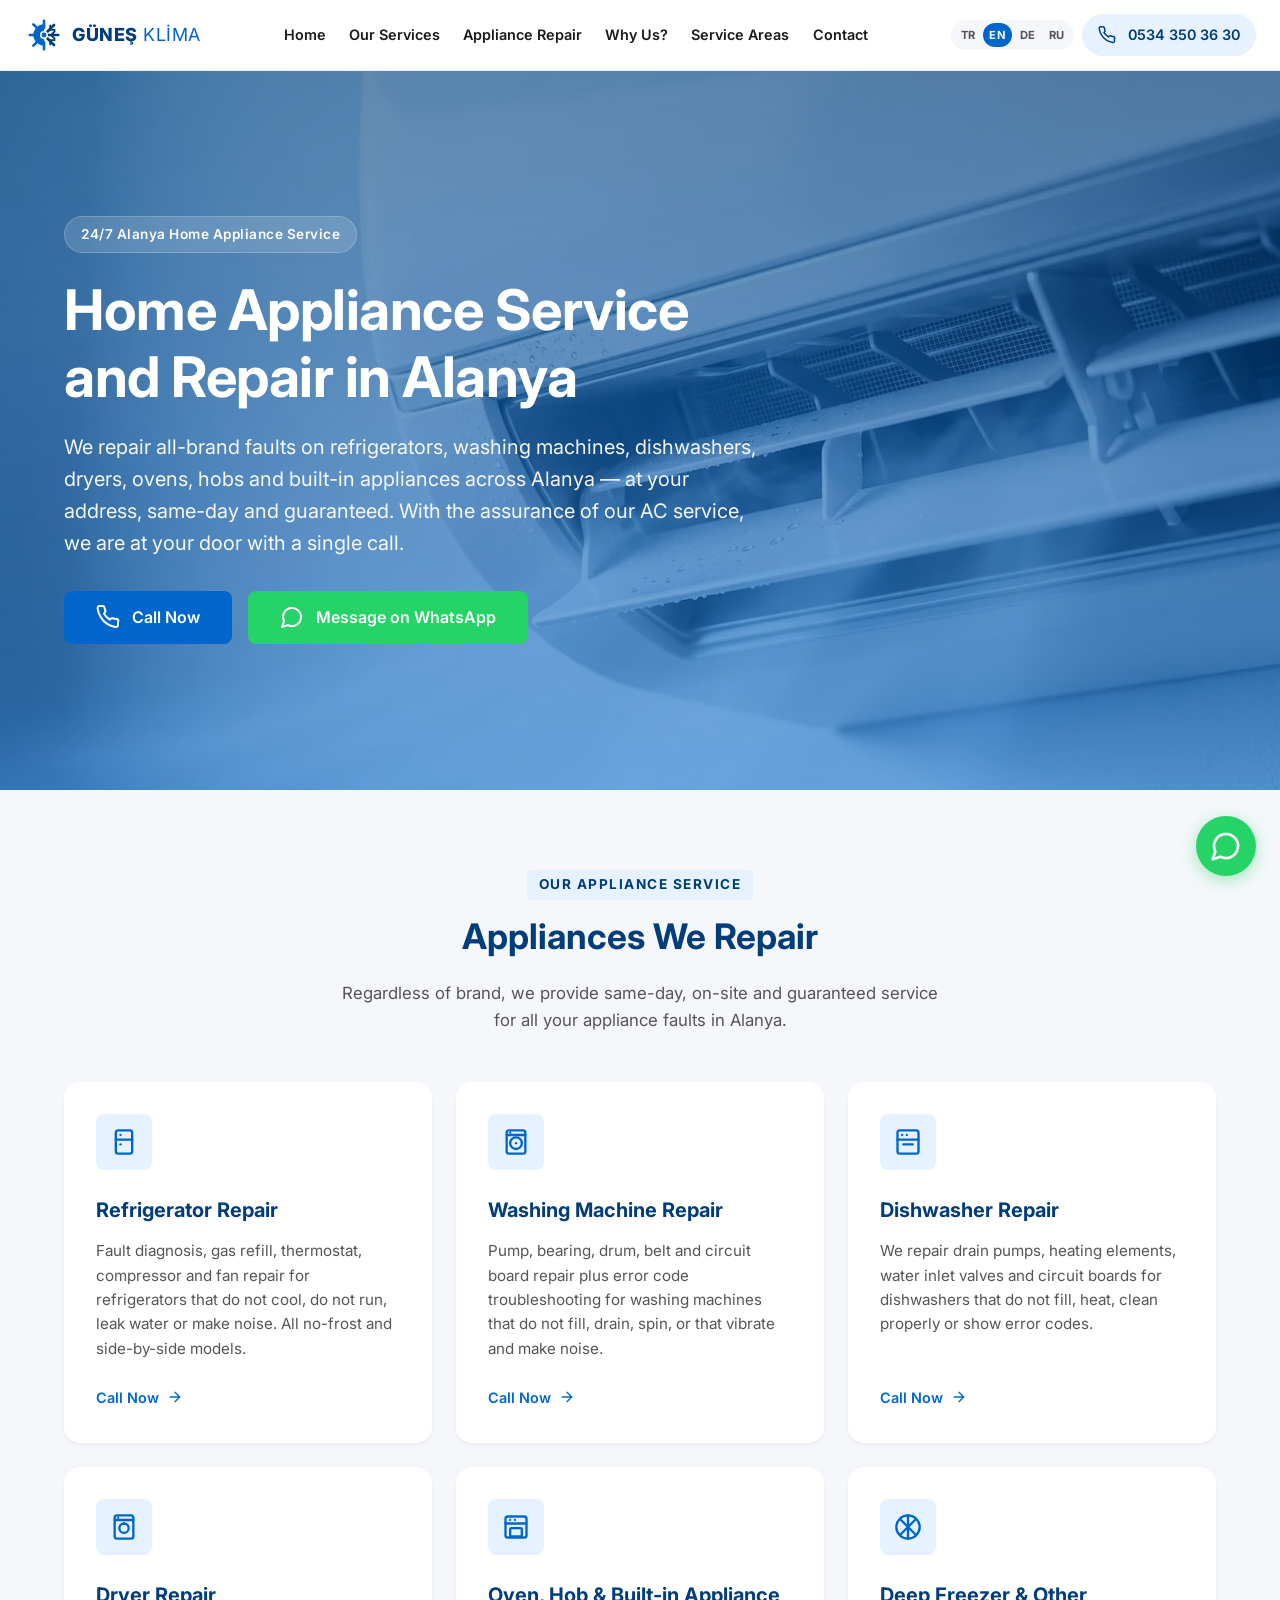
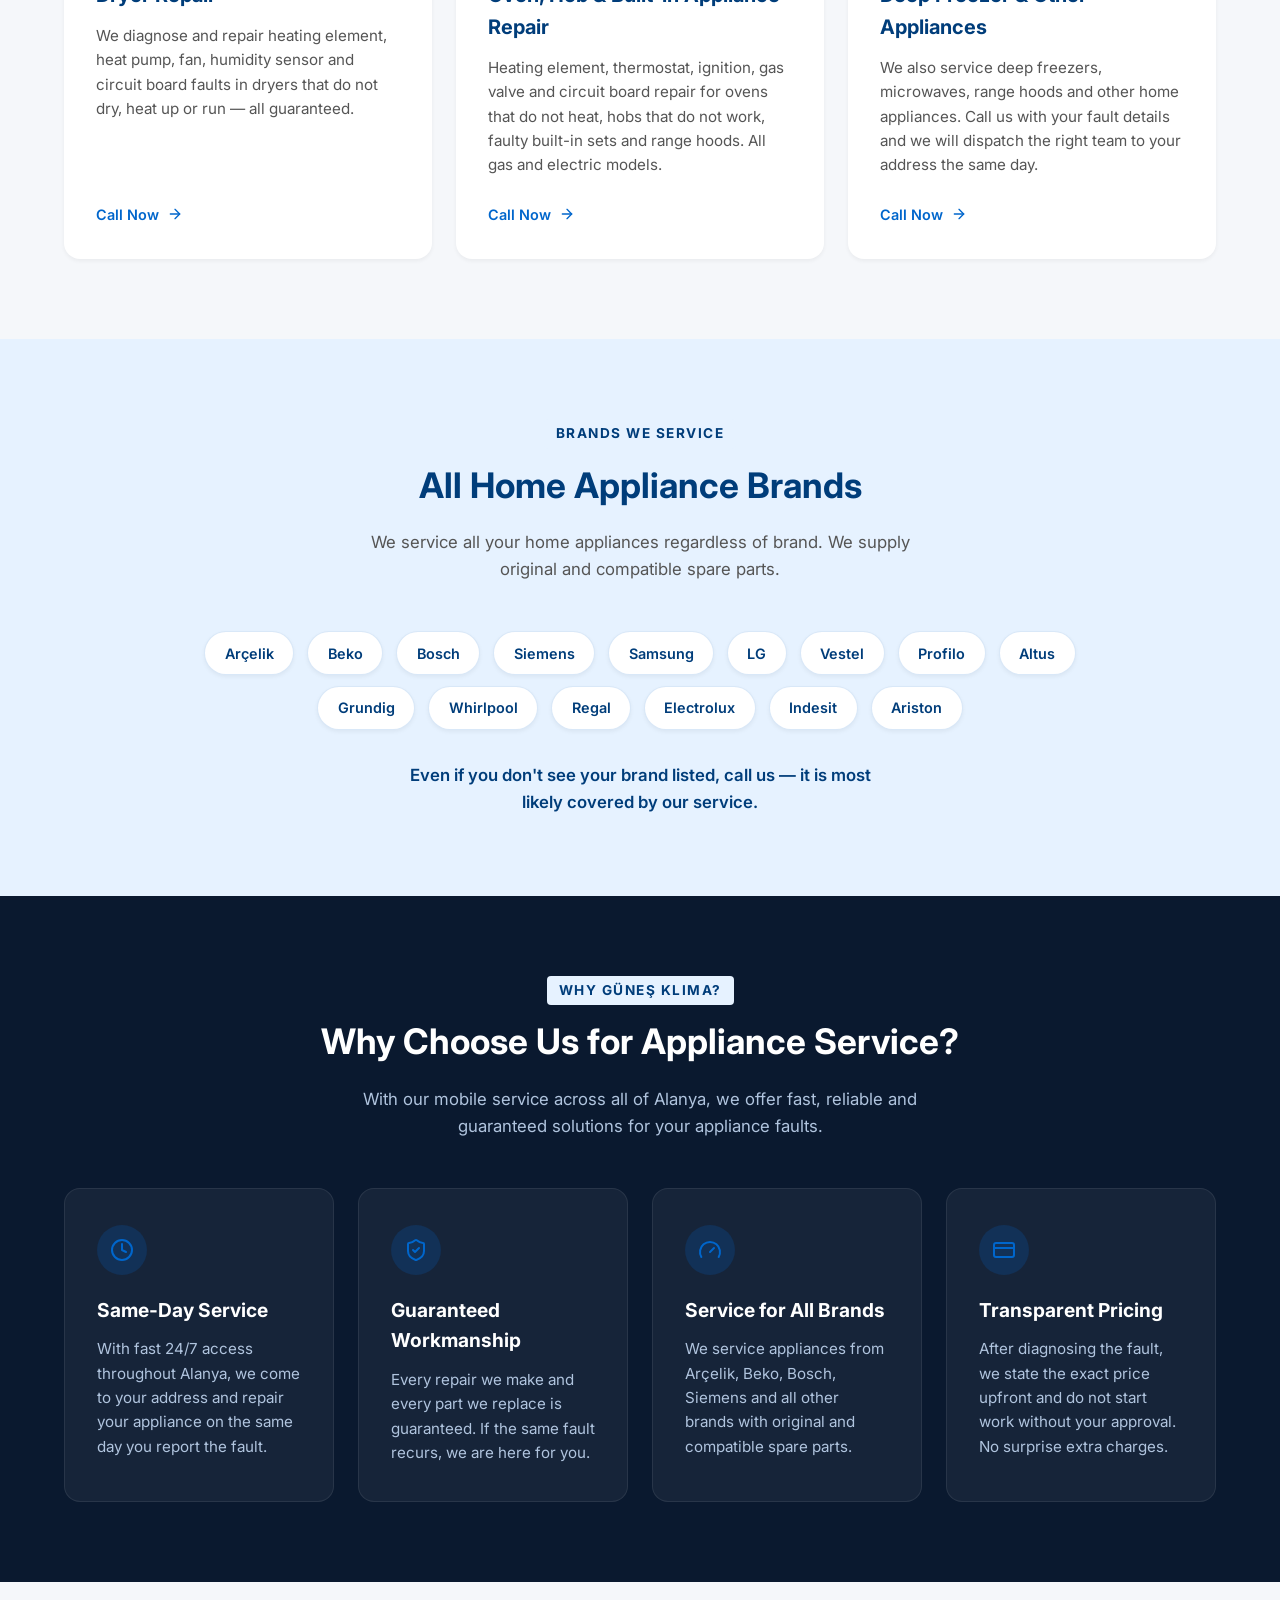
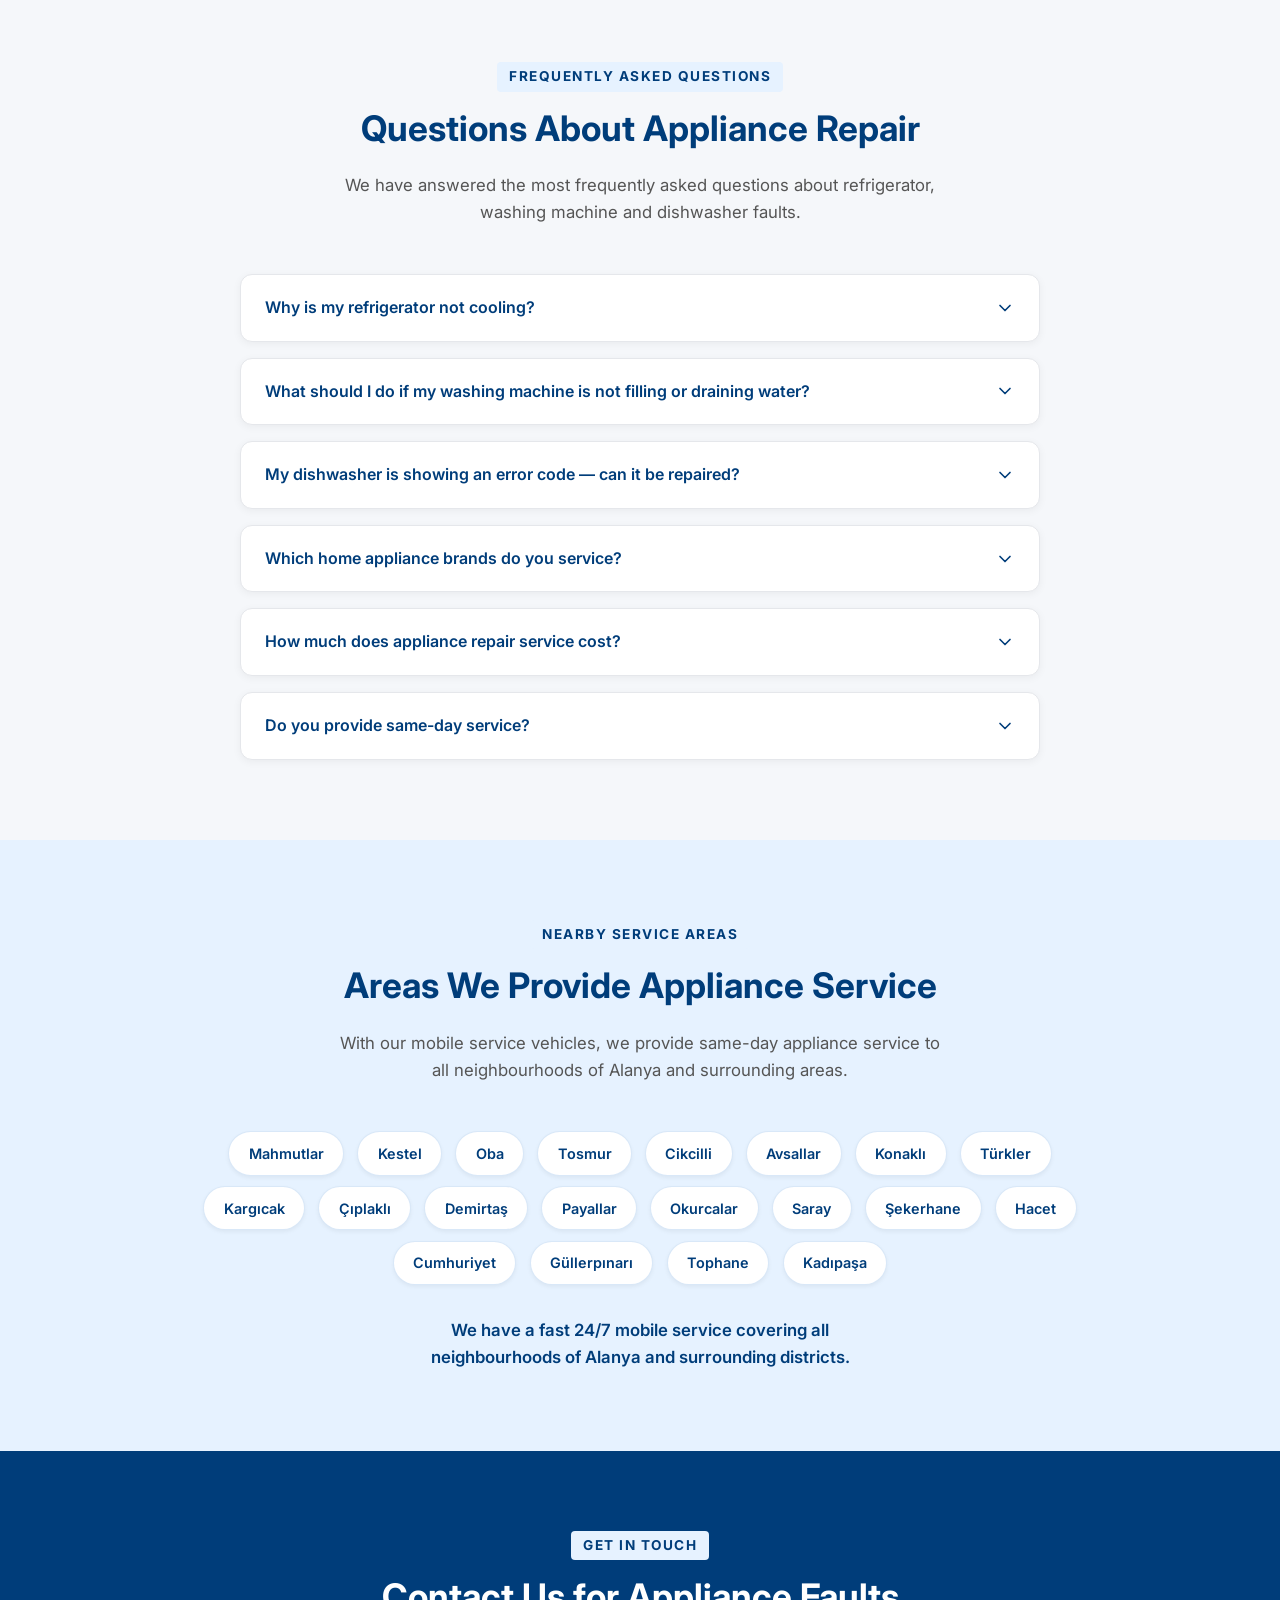
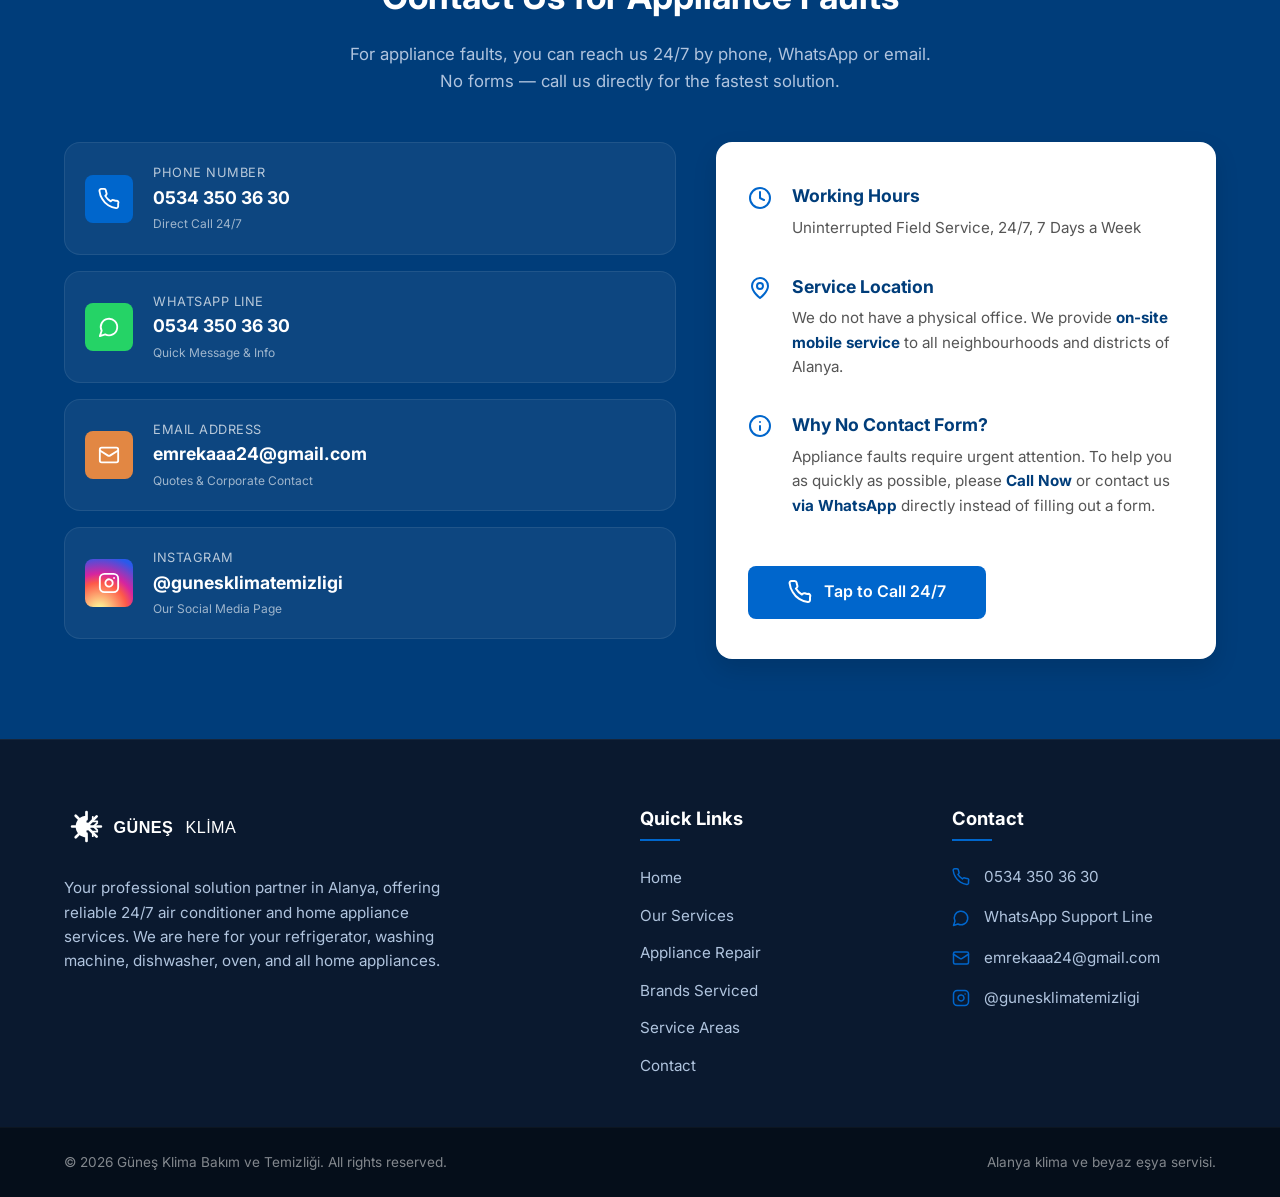
<file: beyaz-esya-tamiri.html>
<!DOCTYPE html>
<html lang="tr">
<head>
  <meta charset="UTF-8">
  <meta name="viewport" content="width=device-width, initial-scale=1.0">

  <!-- SEO Başlık ve Açıklamalar -->
  <title>Alanya Beyaz Eşya Servisi ve Tamiri | Buzdolabı, Çamaşır & Bulaşık Makinesi | Güneş Klima</title>
  <meta name="description" content="Alanya beyaz eşya servisi: buzdolabı, çamaşır makinesi, bulaşık makinesi, kurutma makinesi, fırın, ocak ve ankastre tamiri. Tüm markalara aynı gün, garantili, adreste 7/24 servis. ☎ 0534 350 36 30">
  <meta name="keywords" content="alanya beyaz eşya servisi, alanya beyaz eşya tamiri, alanya beyaz eşya tamircisi, alanya buzdolabı tamiri, alanya çamaşır makinesi tamiri, alanya bulaşık makinesi tamiri, alanya kurutma makinesi servisi, alanya fırın tamiri, alanya ocak tamiri, alanya ankastre servisi, mahmutlar beyaz eşya servisi, kestel beyaz eşya tamiri, oba beyaz eşya servisi, tosmur beyaz eşya tamiri, avsallar beyaz eşya servisi, alanya arçelik servisi, alanya beko servisi, alanya bosch servisi">
  <link rel="canonical" href="https://alanyaklimatemizligi.com/beyaz-esya-tamiri.html">
  <meta name="robots" content="index, follow">
  <meta name="language" content="Turkish">

  <!-- Coğrafi Hedefleme (Local SEO) -->
  <meta name="geo.region" content="TR-07">
  <meta name="geo.placename" content="Alanya">
  <meta name="geo.position" content="36.5438;32.0003">
  <meta name="ICBM" content="36.5438, 32.0003">

  <!-- Open Graph -->
  <meta property="og:title" content="Alanya Beyaz Eşya Servisi ve Tamiri | Güneş Klima">
  <meta property="og:description" content="Buzdolabı, çamaşır makinesi, bulaşık makinesi, fırın ve tüm beyaz eşya arızalarına Alanya'da aynı gün, garantili, adreste servis. ☎ 0534 350 36 30">
  <meta property="og:image" content="https://alanyaklimatemizligi.com/img/logo.svg">
  <meta property="og:url" content="https://alanyaklimatemizligi.com/beyaz-esya-tamiri.html">
  <meta property="og:type" content="website">
  <meta property="og:locale" content="tr_TR">
  <meta property="og:site_name" content="Güneş Klima Bakım ve Temizliği">

  <!-- Twitter Card -->
  <meta name="twitter:card" content="summary_large_image">
  <meta name="twitter:title" content="Alanya Beyaz Eşya Servisi ve Tamiri | Güneş Klima">
  <meta name="twitter:description" content="Alanya'da 7/24 buzdolabı, çamaşır makinesi, bulaşık makinesi ve tüm beyaz eşya tamiri. Garantili işçilik, adreste servis.">

  <!-- Favicon -->
  <link rel="icon" type="image/x-icon" href="img/favicon.ico">
  <link rel="icon" type="image/png" sizes="96x96" href="img/favicon-96x96.png">
  <link rel="icon" type="image/svg+xml" href="img/favicon.svg">
  <link rel="apple-touch-icon" sizes="180x180" href="img/apple-touch-icon.png">
  <link rel="manifest" href="img/site.webmanifest">
  <meta name="theme-color" content="#0066CC">

  <!-- Google Fonts -->
  <link rel="preconnect" href="https://fonts.googleapis.com">
  <link rel="preconnect" href="https://fonts.gstatic.com" crossorigin>
  <link rel="preload" as="style" href="https://fonts.googleapis.com/css2?family=Inter:wght@400;600;700&display=swap">
  <link rel="stylesheet" href="https://fonts.googleapis.com/css2?family=Inter:wght@400;600;700&display=swap" media="print" onload="this.media='all'">
  <noscript>
    <link rel="stylesheet" href="https://fonts.googleapis.com/css2?family=Inter:wght@400;600;700&display=swap">
  </noscript>

  <!-- CSS -->
  <link rel="stylesheet" href="css/style.min.css">

  <!-- JSON-LD: Beyaz Eşya Servisi -->
  <script type="application/ld+json">
  {
    "@context": "https://schema.org",
    "@type": "ApplianceRepair",
    "name": "Güneş Klima - Alanya Beyaz Eşya Servisi",
    "image": "https://alanyaklimatemizligi.com/img/logo.svg",
    "url": "https://alanyaklimatemizligi.com/beyaz-esya-tamiri.html",
    "telephone": "+905343503630",
    "email": "emrekaaa24@gmail.com",
    "priceRange": "₺₺",
    "address": {
      "@type": "PostalAddress",
      "addressLocality": "Alanya",
      "addressRegion": "Antalya",
      "addressCountry": "TR"
    },
    "areaServed": [
      {"@type": "City", "name": "Alanya"},
      {"@type": "Place", "name": "Mahmutlar"},
      {"@type": "Place", "name": "Kestel"},
      {"@type": "Place", "name": "Oba"},
      {"@type": "Place", "name": "Tosmur"},
      {"@type": "Place", "name": "Avsallar"},
      {"@type": "Place", "name": "Konaklı"},
      {"@type": "Place", "name": "Kargıcak"},
      {"@type": "Place", "name": "Cikcilli"},
      {"@type": "Place", "name": "Demirtaş"},
      {"@type": "Place", "name": "Türkler"},
      {"@type": "Place", "name": "Payallar"},
      {"@type": "Place", "name": "Okurcalar"}
    ],
    "openingHoursSpecification": {
      "@type": "OpeningHoursSpecification",
      "dayOfWeek": ["Monday","Tuesday","Wednesday","Thursday","Friday","Saturday","Sunday"],
      "opens": "00:00",
      "closes": "23:59"
    },
    "sameAs": ["https://instagram.com/gunesklimatemizligi"],
    "hasOfferCatalog": {
      "@type": "OfferCatalog",
      "name": "Beyaz Eşya Servis Hizmetleri",
      "itemListElement": [
        {"@type": "Offer", "itemOffered": {"@type": "Service", "name": "Buzdolabı Tamiri"}},
        {"@type": "Offer", "itemOffered": {"@type": "Service", "name": "Çamaşır Makinesi Tamiri"}},
        {"@type": "Offer", "itemOffered": {"@type": "Service", "name": "Bulaşık Makinesi Tamiri"}},
        {"@type": "Offer", "itemOffered": {"@type": "Service", "name": "Kurutma Makinesi Tamiri"}},
        {"@type": "Offer", "itemOffered": {"@type": "Service", "name": "Fırın, Ocak ve Ankastre Tamiri"}},
        {"@type": "Offer", "itemOffered": {"@type": "Service", "name": "Derin Dondurucu Tamiri"}},
        {"@type": "Offer", "itemOffered": {"@type": "Service", "name": "Davlumbaz ve Aspiratör Tamiri"}}
      ]
    }
  }
  </script>

  <!-- JSON-LD: Breadcrumb -->
  <script type="application/ld+json">
  {
    "@context": "https://schema.org",
    "@type": "BreadcrumbList",
    "itemListElement": [
      {"@type": "ListItem", "position": 1, "name": "Anasayfa", "item": "https://alanyaklimatemizligi.com/"},
      {"@type": "ListItem", "position": 2, "name": "Beyaz Eşya Tamiri", "item": "https://alanyaklimatemizligi.com/beyaz-esya-tamiri.html"}
    ]
  }
  </script>

  <!-- JSON-LD: FAQ -->
  <script type="application/ld+json">
  {
    "@context": "https://schema.org",
    "@type": "FAQPage",
    "mainEntity": [
      {
        "@type": "Question",
        "name": "Buzdolabı soğutmuyorsa sebebi ne olabilir?",
        "acceptedAnswer": {
          "@type": "Answer",
          "text": "Buzdolabının soğutmaması genellikle gaz kaçağı, termostat arızası, kompresör sorunu veya fan/defrost sistemindeki bir tıkanıklıktan kaynaklanır. Alanya'da aynı gün adrese gelip arızayı tespit eder, gaz dolumu veya parça değişimini garantili olarak yaparız."
        }
      },
      {
        "@type": "Question",
        "name": "Çamaşır makinesi su almıyor / su boşaltmıyorsa ne yapmalı?",
        "acceptedAnswer": {
          "@type": "Answer",
          "text": "Su almama sorunu genellikle giriş vanası, su filtresi tıkanıklığı veya elektronik kartla; su boşaltmama ise pompa, tahliye hortumu tıkanıklığı veya arızalı tahliye pompasıyla ilgilidir. Servisimiz arızayı yerinde tespit edip aynı gün onarır."
        }
      },
      {
        "@type": "Question",
        "name": "Bulaşık makinesi hata kodu veriyor, tamir edilebilir mi?",
        "acceptedAnswer": {
          "@type": "Answer",
          "text": "Evet. Bulaşık makinelerindeki hata kodları çoğunlukla su alma, ısıtma, tahliye veya sensör arızalarına işaret eder. Markası fark etmeksizin hata kodunu okuyup arızanın kaynağını giderir, gerekli parçayı değiştiririz."
        }
      },
      {
        "@type": "Question",
        "name": "Hangi beyaz eşya markalarına servis veriyorsunuz?",
        "acceptedAnswer": {
          "@type": "Answer",
          "text": "Arçelik, Beko, Bosch, Siemens, Samsung, LG, Vestel, Profilo, Altus, Grundig, Whirlpool ve diğer tüm markaların buzdolabı, çamaşır makinesi, bulaşık makinesi, kurutma makinesi, fırın ve ocaklarına servis veriyoruz."
        }
      },
      {
        "@type": "Question",
        "name": "Beyaz eşya tamiri için servis ücreti ne kadar?",
        "acceptedAnswer": {
          "@type": "Answer",
          "text": "Ücret; cihazın türüne, arızanın kapsamına ve değişecek parçaya göre belirlenir. Arıza tespiti sonrası işlem öncesinde net fiyat söyler, onayınız olmadan işleme başlamayız. Sürpriz ek ücret yoktur."
        }
      },
      {
        "@type": "Question",
        "name": "Aynı gün servis geliyor musunuz?",
        "acceptedAnswer": {
          "@type": "Answer",
          "text": "Evet. Alanya ve tüm mahallelerine mobil servis araçlarımızla aynı gün, 7/24 adrese servis sağlıyoruz. Yaptığımız tamir ve değiştirilen parçalar garantilidir."
        }
      }
    ]
  }
  </script>
</head>
<body>

  <!-- HEADER -->
  <header class="main-header" id="header">
    <div class="container header-container">
      <a href="index.html" class="logo-link" title="Güneş Klima Anasayfa">
        <img src="img/logo-icon.svg" alt="Güneş Klima" width="45" height="45" class="logo-icon-img">
        <span class="logo-text"><strong>GÜNEŞ</strong> KLİMA</span>
      </a>

      <nav class="main-nav" aria-label="Ana Menü">
        <ul class="nav-list">
          <li><a href="index.html" class="nav-link" data-i18n="nav.home">Anasayfa</a></li>
          <li><a href="index.html#hizmetler" class="nav-link" data-i18n="nav.services">Klima Hizmetleri</a></li>
          <li><a href="beyaz-esya-tamiri.html" class="nav-link" aria-current="page" data-i18n="nav.appliance">Beyaz Eşya Tamiri</a></li>
          <li><a href="index.html#neden-biz" class="nav-link" data-i18n="nav.why">Neden Biz?</a></li>
          <li><a href="index.html#bolgeler" class="nav-link" data-i18n="nav.regions">Hizmet Bölgeleri</a></li>
          <li><a href="#iletisim" class="nav-link" data-i18n="nav.contact">İletişim</a></li>
        </ul>
      </nav>

      <div class="header-actions">
        <div class="lang-switcher" role="group" aria-label="Dil Seçimi / Language">
          <button type="button" class="lang-btn" data-lang="tr">TR</button>
          <button type="button" class="lang-btn" data-lang="en">EN</button>
          <button type="button" class="lang-btn" data-lang="de">DE</button>
          <button type="button" class="lang-btn" data-lang="ru">RU</button>
        </div>
        <a href="tel:+905343503630" class="btn btn-call-header" title="Güneş Klima Telefonla Ara" aria-label="Güneş Klima'yı Ara">
          <svg xmlns="http://www.w3.org/2000/svg" width="24" height="24" viewBox="0 0 24 24" fill="none" stroke="currentColor" stroke-width="2" stroke-linecap="round" stroke-linejoin="round" aria-hidden="true"><path d="M22 16.92v3a2 2 0 0 1-2.18 2 19.79 19.79 0 0 1-8.63-3.07A19.5 19.5 0 0 1 4.69 12 19.79 19.79 0 0 1 1.61 3.38 2 2 0 0 1 3.6 1h3a2 2 0 0 1 2 1.72 12.84 12.84 0 0 0 .7 2.81 2 2 0 0 1-.45 2.11L7.91 8.6a16 16 0 0 0 6 6l.86-.86a2 2 0 0 1 2.11-.45 12.84 12.84 0 0 0 2.81.7A2 2 0 0 1 22 16.92z"/></svg>
          <span class="call-text">0534 350 36 30</span>
        </a>
        <button class="menu-toggle" id="menuToggle" aria-expanded="false" aria-controls="mobileNav" aria-label="Menüyü Aç/Kapat">
          <svg xmlns="http://www.w3.org/2000/svg" width="24" height="24" viewBox="0 0 24 24" fill="none" stroke="currentColor" stroke-width="2" stroke-linecap="round" stroke-linejoin="round" aria-hidden="true" class="icon-menu"><line x1="4" x2="20" y1="12" y2="12"/><line x1="4" x2="20" y1="6" y2="6"/><line x1="4" x2="20" y1="18" y2="18"/></svg>
          <svg xmlns="http://www.w3.org/2000/svg" width="24" height="24" viewBox="0 0 24 24" fill="none" stroke="currentColor" stroke-width="2" stroke-linecap="round" stroke-linejoin="round" aria-hidden="true" class="icon-close"><path d="M18 6 6 18"/><path d="m6 6 12 12"/></svg>
        </button>
      </div>
    </div>

    <nav class="mobile-nav" id="mobileNav" aria-label="Mobil Menü">
      <ul class="mobile-nav-list">
        <li><a href="index.html" class="mobile-nav-link" data-i18n="nav.home">Anasayfa</a></li>
        <li><a href="index.html#hizmetler" class="mobile-nav-link" data-i18n="nav.services">Klima Hizmetleri</a></li>
        <li><a href="beyaz-esya-tamiri.html" class="mobile-nav-link" aria-current="page" data-i18n="nav.appliance">Beyaz Eşya Tamiri</a></li>
        <li><a href="index.html#neden-biz" class="mobile-nav-link" data-i18n="nav.why">Neden Biz?</a></li>
        <li><a href="index.html#bolgeler" class="mobile-nav-link" data-i18n="nav.regions">Hizmet Bölgeleri</a></li>
        <li><a href="#iletisim" class="mobile-nav-link" data-i18n="nav.contact">İletişim</a></li>
        <li class="mobile-nav-actions">
          <div class="lang-switcher lang-switcher-mobile" role="group" aria-label="Dil Seçimi / Language">
            <button type="button" class="lang-btn" data-lang="tr">TR</button>
            <button type="button" class="lang-btn" data-lang="en">EN</button>
            <button type="button" class="lang-btn" data-lang="de">DE</button>
            <button type="button" class="lang-btn" data-lang="ru">RU</button>
          </div>
          <a href="tel:+905343503630" class="btn btn-call-mobile">
            <svg xmlns="http://www.w3.org/2000/svg" width="24" height="24" viewBox="0 0 24 24" fill="none" stroke="currentColor" stroke-width="2" stroke-linecap="round" stroke-linejoin="round" aria-hidden="true"><path d="M22 16.92v3a2 2 0 0 1-2.18 2 19.79 19.79 0 0 1-8.63-3.07A19.5 19.5 0 0 1 4.69 12 19.79 19.79 0 0 1 1.61 3.38 2 2 0 0 1 3.6 1h3a2 2 0 0 1 2 1.72 12.84 12.84 0 0 0 .7 2.81 2 2 0 0 1-.45 2.11L7.91 8.6a16 16 0 0 0 6 6l.86-.86a2 2 0 0 1 2.11-.45 12.84 12.84 0 0 0 2.81.7A2 2 0 0 1 22 16.92z"/></svg> <span data-i18n="btn.call">Hemen Ara</span>
          </a>
          <a href="https://wa.me/905343503630" class="btn btn-whatsapp-mobile" target="_blank" rel="noopener">
            <svg xmlns="http://www.w3.org/2000/svg" width="24" height="24" viewBox="0 0 24 24" fill="none" stroke="currentColor" stroke-width="2" stroke-linecap="round" stroke-linejoin="round" aria-hidden="true"><path d="M7.9 20A9 9 0 1 0 4 16.1L2 22Z"/></svg> <span data-i18n="btn.whatsapp">WhatsApp'tan Yaz</span>
          </a>
        </li>
      </ul>
    </nav>
  </header>

  <main>
    <!-- HERO -->
    <section class="hero-section" id="anasayfa">
      <div class="container hero-container">
        <div class="hero-content">
          <span class="hero-badge" data-i18n="be.hero.badge">7/24 Alanya Beyaz Eşya Servisi</span>
          <h1 class="hero-title" data-i18n="be.hero.title">Alanya Beyaz Eşya Servisi ve Tamiri</h1>
          <p class="hero-subtitle" data-i18n="be.hero.subtitle">Buzdolabı, çamaşır makinesi, bulaşık makinesi, kurutma makinesi, fırın, ocak ve ankastre cihazlarınızın tüm marka arızalarını Alanya genelinde adreste, aynı gün ve garantili olarak onarıyoruz. Klima servisimizin güvencesiyle, tek telefonla kapınızdayız.</p>

          <div class="hero-cta-group">
            <a href="tel:+905343503630" class="btn btn-primary btn-hero" title="Beyaz Eşya Servisi İçin Ara" aria-label="Beyaz eşya tamiri için ara">
              <svg xmlns="http://www.w3.org/2000/svg" width="24" height="24" viewBox="0 0 24 24" fill="none" stroke="currentColor" stroke-width="2" stroke-linecap="round" stroke-linejoin="round" aria-hidden="true"><path d="M22 16.92v3a2 2 0 0 1-2.18 2 19.79 19.79 0 0 1-8.63-3.07A19.5 19.5 0 0 1 4.69 12 19.79 19.79 0 0 1 1.61 3.38 2 2 0 0 1 3.6 1h3a2 2 0 0 1 2 1.72 12.84 12.84 0 0 0 .7 2.81 2 2 0 0 1-.45 2.11L7.91 8.6a16 16 0 0 0 6 6l.86-.86a2 2 0 0 1 2.11-.45 12.84 12.84 0 0 0 2.81.7A2 2 0 0 1 22 16.92z"/></svg>
              <span data-i18n="btn.call">Hemen Ara</span>
            </a>
            <a href="https://wa.me/905343503630?text=Merhaba,%20beyaz%20e%C5%9Fya%20ar%C4%B1zas%C4%B1%20i%C3%A7in%20servis%20istiyorum." class="btn btn-success btn-hero" target="_blank" rel="noopener" title="Beyaz Eşya Servisi WhatsApp" aria-label="WhatsApp üzerinden yaz">
              <svg xmlns="http://www.w3.org/2000/svg" width="24" height="24" viewBox="0 0 24 24" fill="none" stroke="currentColor" stroke-width="2" stroke-linecap="round" stroke-linejoin="round" aria-hidden="true"><path d="M7.9 20A9 9 0 1 0 4 16.1L2 22Z"/></svg>
              <span data-i18n="btn.whatsapp">WhatsApp'tan Yaz</span>
            </a>
          </div>
        </div>
      </div>
    </section>

    <!-- HİZMETLER -->
    <section class="services-section" id="hizmetler">
      <div class="container">
        <div class="section-header text-center">
          <span class="section-tag" data-i18n="be.svc.tag">Beyaz Eşya Servisimiz</span>
          <h2 class="section-title" data-i18n="be.svc.title">Tamir Ettiğimiz Beyaz Eşyalar</h2>
          <p class="section-desc" data-i18n="be.svc.desc">Marka fark etmeksizin tüm beyaz eşya arızalarınıza Alanya'da aynı gün, adreste ve garantili servis veriyoruz.</p>
        </div>

        <div class="services-grid">
          <article class="service-card">
            <div class="service-icon-box">
              <svg xmlns="http://www.w3.org/2000/svg" width="24" height="24" viewBox="0 0 24 24" fill="none" stroke="currentColor" stroke-width="2" stroke-linecap="round" stroke-linejoin="round" aria-hidden="true" class="service-icon"><rect width="14" height="20" x="5" y="2" rx="2"/><path d="M5 10h14"/><path d="M9 6h.01"/><path d="M9 14h.01"/></svg>
            </div>
            <h3 class="service-card-title" data-i18n="be.svc.fridge.title">Buzdolabı Tamiri</h3>
            <p class="service-card-text" data-i18n="be.svc.fridge.text">Soğutmayan, çalışmayan, su yapan veya ses çıkaran buzdolapları için arıza tespiti, gaz dolumu, termostat, kompresör ve fan onarımı. No-frost ve gardırop tipi tüm modeller.</p>
            <div class="service-cta">
              <a href="tel:+905343503630" class="service-link" title="Buzdolabı Tamiri İçin Ara">
                <span data-i18n="btn.call">Hemen Ara</span>
                <svg xmlns="http://www.w3.org/2000/svg" width="24" height="24" viewBox="0 0 24 24" fill="none" stroke="currentColor" stroke-width="2" stroke-linecap="round" stroke-linejoin="round" aria-hidden="true"><path d="M5 12h14"/><path d="m12 5 7 7-7 7"/></svg>
              </a>
            </div>
          </article>

          <article class="service-card">
            <div class="service-icon-box">
              <svg xmlns="http://www.w3.org/2000/svg" width="24" height="24" viewBox="0 0 24 24" fill="none" stroke="currentColor" stroke-width="2" stroke-linecap="round" stroke-linejoin="round" aria-hidden="true" class="service-icon"><rect width="16" height="20" x="4" y="2" rx="2"/><path d="M4 6h16"/><path d="M7 4h.01"/><circle cx="12" cy="13" r="5"/><path d="M12 13h.01"/></svg>
            </div>
            <h3 class="service-card-title" data-i18n="be.svc.washer.title">Çamaşır Makinesi Tamiri</h3>
            <p class="service-card-text" data-i18n="be.svc.washer.text">Su almayan, su boşaltmayan, sıkma yapmayan, ses ve titreşim yapan çamaşır makineleri için pompa, rulman, tambur, kayış ve elektronik kart onarımı ile arıza kodu çözümü.</p>
            <div class="service-cta">
              <a href="tel:+905343503630" class="service-link" title="Çamaşır Makinesi Tamiri İçin Ara">
                <span data-i18n="btn.call">Hemen Ara</span>
                <svg xmlns="http://www.w3.org/2000/svg" width="24" height="24" viewBox="0 0 24 24" fill="none" stroke="currentColor" stroke-width="2" stroke-linecap="round" stroke-linejoin="round" aria-hidden="true"><path d="M5 12h14"/><path d="m12 5 7 7-7 7"/></svg>
              </a>
            </div>
          </article>

          <article class="service-card">
            <div class="service-icon-box">
              <svg xmlns="http://www.w3.org/2000/svg" width="24" height="24" viewBox="0 0 24 24" fill="none" stroke="currentColor" stroke-width="2" stroke-linecap="round" stroke-linejoin="round" aria-hidden="true" class="service-icon"><rect width="18" height="20" x="3" y="2" rx="2"/><path d="M7 6h.01"/><path d="M11 6h.01"/><path d="M3 10h18"/><path d="M8 14h8"/></svg>
            </div>
            <h3 class="service-card-title" data-i18n="be.svc.dish.title">Bulaşık Makinesi Tamiri</h3>
            <p class="service-card-text" data-i18n="be.svc.dish.text">Su almayan, ısıtmayan, iyi yıkamayan veya hata kodu veren bulaşık makineleri için tahliye pompası, rezistans, su giriş vanası ve elektronik kart onarımı yapıyoruz.</p>
            <div class="service-cta">
              <a href="tel:+905343503630" class="service-link" title="Bulaşık Makinesi Tamiri İçin Ara">
                <span data-i18n="btn.call">Hemen Ara</span>
                <svg xmlns="http://www.w3.org/2000/svg" width="24" height="24" viewBox="0 0 24 24" fill="none" stroke="currentColor" stroke-width="2" stroke-linecap="round" stroke-linejoin="round" aria-hidden="true"><path d="M5 12h14"/><path d="m12 5 7 7-7 7"/></svg>
              </a>
            </div>
          </article>

          <article class="service-card">
            <div class="service-icon-box">
              <svg xmlns="http://www.w3.org/2000/svg" width="24" height="24" viewBox="0 0 24 24" fill="none" stroke="currentColor" stroke-width="2" stroke-linecap="round" stroke-linejoin="round" aria-hidden="true" class="service-icon"><rect width="16" height="20" x="4" y="2" rx="2"/><path d="M4 6h16"/><path d="M7 4h.01"/><path d="M8 13a4 4 0 0 0 8 0 4 4 0 0 0-8 0Z"/><path d="M12 9v.01"/></svg>
            </div>
            <h3 class="service-card-title" data-i18n="be.svc.dryer.title">Kurutma Makinesi Tamiri</h3>
            <p class="service-card-text" data-i18n="be.svc.dryer.text">Kurutmayan, ısınmayan, çalışmayan kurutma makineleri için rezistans, ısı pompası, fan, nem sensörü ve elektronik kart arızalarını tespit edip garantili şekilde onarıyoruz.</p>
            <div class="service-cta">
              <a href="tel:+905343503630" class="service-link" title="Kurutma Makinesi Tamiri İçin Ara">
                <span data-i18n="btn.call">Hemen Ara</span>
                <svg xmlns="http://www.w3.org/2000/svg" width="24" height="24" viewBox="0 0 24 24" fill="none" stroke="currentColor" stroke-width="2" stroke-linecap="round" stroke-linejoin="round" aria-hidden="true"><path d="M5 12h14"/><path d="m12 5 7 7-7 7"/></svg>
              </a>
            </div>
          </article>

          <article class="service-card">
            <div class="service-icon-box">
              <svg xmlns="http://www.w3.org/2000/svg" width="24" height="24" viewBox="0 0 24 24" fill="none" stroke="currentColor" stroke-width="2" stroke-linecap="round" stroke-linejoin="round" aria-hidden="true" class="service-icon"><rect width="18" height="18" x="3" y="3" rx="2"/><path d="M3 9h18"/><path d="M7 6h.01"/><path d="M11 6h.01"/><rect width="10" height="7" x="7" y="13" rx="1"/></svg>
            </div>
            <h3 class="service-card-title" data-i18n="be.svc.oven.title">Fırın, Ocak ve Ankastre Tamiri</h3>
            <p class="service-card-text" data-i18n="be.svc.oven.text">Isıtmayan fırın, çalışmayan ocak, arızalı ankastre set ve davlumbazlar için rezistans, termostat, ateşleme, gaz vanası ve elektronik kart onarımı. Gazlı ve elektrikli tüm modeller.</p>
            <div class="service-cta">
              <a href="tel:+905343503630" class="service-link" title="Fırın ve Ocak Tamiri İçin Ara">
                <span data-i18n="btn.call">Hemen Ara</span>
                <svg xmlns="http://www.w3.org/2000/svg" width="24" height="24" viewBox="0 0 24 24" fill="none" stroke="currentColor" stroke-width="2" stroke-linecap="round" stroke-linejoin="round" aria-hidden="true"><path d="M5 12h14"/><path d="m12 5 7 7-7 7"/></svg>
              </a>
            </div>
          </article>

          <article class="service-card">
            <div class="service-icon-box">
              <svg xmlns="http://www.w3.org/2000/svg" width="24" height="24" viewBox="0 0 24 24" fill="none" stroke="currentColor" stroke-width="2" stroke-linecap="round" stroke-linejoin="round" aria-hidden="true" class="service-icon"><path d="M2 12a10 10 0 1 0 20 0 10 10 0 0 0-20 0Z"/><path d="M12 2v20"/><path d="m6 6 12 12"/><path d="m18 6-12 12"/></svg>
            </div>
            <h3 class="service-card-title" data-i18n="be.svc.other.title">Derin Dondurucu & Diğer Cihazlar</h3>
            <p class="service-card-text" data-i18n="be.svc.other.text">Derin dondurucu, mikrodalga, aspiratör ve diğer beyaz eşyalarınız için de servis veriyoruz. Arızanızı arayarak bildirin, uygun ekibimizi aynı gün adresinize yönlendirelim.</p>
            <div class="service-cta">
              <a href="tel:+905343503630" class="service-link" title="Derin Dondurucu Tamiri İçin Ara">
                <span data-i18n="btn.call">Hemen Ara</span>
                <svg xmlns="http://www.w3.org/2000/svg" width="24" height="24" viewBox="0 0 24 24" fill="none" stroke="currentColor" stroke-width="2" stroke-linecap="round" stroke-linejoin="round" aria-hidden="true"><path d="M5 12h14"/><path d="m12 5 7 7-7 7"/></svg>
              </a>
            </div>
          </article>
        </div>
      </div>
    </section>

    <!-- MARKALAR -->
    <section class="regions-section" id="markalar">
      <div class="container">
        <div class="section-header text-center">
          <span class="section-tag" data-i18n="be.brands.tag">Servis Verdiğimiz Markalar</span>
          <h2 class="section-title" data-i18n="be.brands.title">Tüm Beyaz Eşya Markaları</h2>
          <p class="section-desc" data-i18n="be.brands.desc">Marka ayırt etmeksizin tüm beyaz eşyalarınıza servis veriyoruz. Orijinal ve muadil yedek parça temin ediyoruz.</p>
        </div>

        <div class="regions-grid">
          <span class="region-chip">Arçelik</span>
          <span class="region-chip">Beko</span>
          <span class="region-chip">Bosch</span>
          <span class="region-chip">Siemens</span>
          <span class="region-chip">Samsung</span>
          <span class="region-chip">LG</span>
          <span class="region-chip">Vestel</span>
          <span class="region-chip">Profilo</span>
          <span class="region-chip">Altus</span>
          <span class="region-chip">Grundig</span>
          <span class="region-chip">Whirlpool</span>
          <span class="region-chip">Regal</span>
          <span class="region-chip">Electrolux</span>
          <span class="region-chip">Indesit</span>
          <span class="region-chip">Ariston</span>
        </div>

        <div class="regions-footer text-center">
          <p class="regions-note" data-i18n="be.brands.note">Markanızı listede görmeseniz de arayın; büyük ihtimalle servisimiz kapsamındadır.</p>
        </div>
      </div>
    </section>

    <!-- NEDEN BİZ -->
    <section class="why-us-section" id="neden-biz">
      <div class="container">
        <div class="section-header text-center">
          <span class="section-tag" data-i18n="be.why.tag">Neden Güneş Klima?</span>
          <h2 class="section-title text-white" data-i18n="be.why.title">Beyaz Eşya Servisinde Neden Biz?</h2>
          <p class="section-desc text-light" data-i18n="be.why.desc">Alanya geneli mobil servisimizle beyaz eşya arızalarınıza hızlı, güvenilir ve garantili çözüm sunuyoruz.</p>
        </div>

        <div class="why-us-grid">
          <div class="why-us-card">
            <div class="why-us-icon-box">
              <svg xmlns="http://www.w3.org/2000/svg" width="24" height="24" viewBox="0 0 24 24" fill="none" stroke="currentColor" stroke-width="2" stroke-linecap="round" stroke-linejoin="round" aria-hidden="true" class="why-us-icon"><circle cx="12" cy="12" r="10"/><polyline points="12 6 12 12 16 14"/></svg>
            </div>
            <h3 class="why-us-card-title" data-i18n="be.why.card1.title">Aynı Gün Servis</h3>
            <p class="why-us-card-text" data-i18n="be.why.card1.text">Alanya içinde 7/24 hızlı ulaşımla arıza bildiriminizi oluşturduğunuz gün adresinize gelir, cihazınızı onarırız.</p>
          </div>

          <div class="why-us-card">
            <div class="why-us-icon-box">
              <svg xmlns="http://www.w3.org/2000/svg" width="24" height="24" viewBox="0 0 24 24" fill="none" stroke="currentColor" stroke-width="2" stroke-linecap="round" stroke-linejoin="round" aria-hidden="true" class="why-us-icon"><path d="M20 13c0 5-3.5 7.5-7.66 8.95a1 1 0 0 1-.67-.01C7.5 20.5 4 18 4 13V6a1 1 0 0 1 1-1c2 0 4.5-1.2 6.24-2.72a1.17 1.17 0 0 1 1.52 0C14.51 3.81 17 5 19 5a1 1 0 0 1 1 1z"/><path d="m9 12 2 2 4-4"/></svg>
            </div>
            <h3 class="why-us-card-title" data-i18n="be.why.card2.title">Garantili İşçilik</h3>
            <p class="why-us-card-text" data-i18n="be.why.card2.text">Yaptığımız her tamir ve değiştirdiğimiz her parça garantilidir. Aynı arıza tekrarlarsa yanınızdayız.</p>
          </div>

          <div class="why-us-card">
            <div class="why-us-icon-box">
              <svg xmlns="http://www.w3.org/2000/svg" width="24" height="24" viewBox="0 0 24 24" fill="none" stroke="currentColor" stroke-width="2" stroke-linecap="round" stroke-linejoin="round" aria-hidden="true" class="why-us-icon"><path d="m12 14 4-4"/><path d="M3.34 19a10 10 0 1 1 17.32 0"/></svg>
            </div>
            <h3 class="why-us-card-title" data-i18n="be.why.card3.title">Tüm Markalara Servis</h3>
            <p class="why-us-card-text" data-i18n="be.why.card3.text">Arçelik, Beko, Bosch, Siemens ve tüm markaların cihazlarına orijinal ve muadil yedek parça ile servis veriyoruz.</p>
          </div>

          <div class="why-us-card">
            <div class="why-us-icon-box">
              <svg xmlns="http://www.w3.org/2000/svg" width="24" height="24" viewBox="0 0 24 24" fill="none" stroke="currentColor" stroke-width="2" stroke-linecap="round" stroke-linejoin="round" aria-hidden="true" class="why-us-icon"><rect width="20" height="14" x="2" y="5" rx="2"/><line x1="2" x2="22" y1="10" y2="10"/></svg>
            </div>
            <h3 class="why-us-card-title" data-i18n="be.why.card4.title">Şeffaf Fiyat</h3>
            <p class="why-us-card-text" data-i18n="be.why.card4.text">Arıza tespitinden sonra net fiyatı önceden söyler, onayınız olmadan işleme başlamayız. Sürpriz ek ücret yok.</p>
          </div>
        </div>
      </div>
    </section>

    <!-- SSS -->
    <section class="faq-section" id="sss">
      <div class="container">
        <div class="section-header text-center">
          <span class="section-tag" data-i18n="be.faq.tag">Sıkça Sorulanlar</span>
          <h2 class="section-title" data-i18n="be.faq.title">Beyaz Eşya Tamiri Hakkında Sorular</h2>
          <p class="section-desc" data-i18n="be.faq.desc">Buzdolabı, çamaşır ve bulaşık makinesi arızaları hakkında en çok merak edilenleri yanıtladık.</p>
        </div>

        <div class="faq-list">
          <details class="faq-item">
            <summary class="faq-question">
              <span data-i18n="be.faq.q1.q">Buzdolabı soğutmuyorsa sebebi ne olabilir?</span>
              <svg xmlns="http://www.w3.org/2000/svg" width="20" height="20" viewBox="0 0 24 24" fill="none" stroke="currentColor" stroke-width="2" stroke-linecap="round" stroke-linejoin="round" class="faq-icon" aria-hidden="true"><path d="m6 9 6 6 6-6"/></svg>
            </summary>
            <div class="faq-answer">
              <p data-i18n="be.faq.q1.a">Buzdolabının soğutmaması genellikle gaz kaçağı, termostat arızası, kompresör sorunu veya fan/defrost sistemindeki bir tıkanıklıktan kaynaklanır. Alanya'da aynı gün adrese gelip arızayı tespit eder, gaz dolumu veya parça değişimini garantili olarak yaparız.</p>
            </div>
          </details>

          <details class="faq-item">
            <summary class="faq-question">
              <span data-i18n="be.faq.q2.q">Çamaşır makinesi su almıyor / su boşaltmıyorsa ne yapmalı?</span>
              <svg xmlns="http://www.w3.org/2000/svg" width="20" height="20" viewBox="0 0 24 24" fill="none" stroke="currentColor" stroke-width="2" stroke-linecap="round" stroke-linejoin="round" class="faq-icon" aria-hidden="true"><path d="m6 9 6 6 6-6"/></svg>
            </summary>
            <div class="faq-answer">
              <p data-i18n="be.faq.q2.a">Su almama sorunu genellikle giriş vanası, su filtresi tıkanıklığı veya elektronik kartla; su boşaltmama ise pompa, tahliye hortumu tıkanıklığı veya arızalı tahliye pompasıyla ilgilidir. Servisimiz arızayı yerinde tespit edip aynı gün onarır.</p>
            </div>
          </details>

          <details class="faq-item">
            <summary class="faq-question">
              <span data-i18n="be.faq.q3.q">Bulaşık makinesi hata kodu veriyor, tamir edilebilir mi?</span>
              <svg xmlns="http://www.w3.org/2000/svg" width="20" height="20" viewBox="0 0 24 24" fill="none" stroke="currentColor" stroke-width="2" stroke-linecap="round" stroke-linejoin="round" class="faq-icon" aria-hidden="true"><path d="m6 9 6 6 6-6"/></svg>
            </summary>
            <div class="faq-answer">
              <p data-i18n="be.faq.q3.a">Evet. Bulaşık makinelerindeki hata kodları çoğunlukla su alma, ısıtma, tahliye veya sensör arızalarına işaret eder. Markası fark etmeksizin hata kodunu okuyup arızanın kaynağını giderir, gerekli parçayı değiştiririz.</p>
            </div>
          </details>

          <details class="faq-item">
            <summary class="faq-question">
              <span data-i18n="be.faq.q4.q">Hangi beyaz eşya markalarına servis veriyorsunuz?</span>
              <svg xmlns="http://www.w3.org/2000/svg" width="20" height="20" viewBox="0 0 24 24" fill="none" stroke="currentColor" stroke-width="2" stroke-linecap="round" stroke-linejoin="round" class="faq-icon" aria-hidden="true"><path d="m6 9 6 6 6-6"/></svg>
            </summary>
            <div class="faq-answer">
              <p data-i18n="be.faq.q4.a">Arçelik, Beko, Bosch, Siemens, Samsung, LG, Vestel, Profilo, Altus, Grundig, Whirlpool ve diğer tüm markaların buzdolabı, çamaşır makinesi, bulaşık makinesi, kurutma makinesi, fırın ve ocaklarına servis veriyoruz.</p>
            </div>
          </details>

          <details class="faq-item">
            <summary class="faq-question">
              <span data-i18n="be.faq.q5.q">Beyaz eşya tamiri için servis ücreti ne kadar?</span>
              <svg xmlns="http://www.w3.org/2000/svg" width="20" height="20" viewBox="0 0 24 24" fill="none" stroke="currentColor" stroke-width="2" stroke-linecap="round" stroke-linejoin="round" class="faq-icon" aria-hidden="true"><path d="m6 9 6 6 6-6"/></svg>
            </summary>
            <div class="faq-answer">
              <p data-i18n="be.faq.q5.a">Ücret; cihazın türüne, arızanın kapsamına ve değişecek parçaya göre belirlenir. Arıza tespiti sonrası işlem öncesinde net fiyat söyler, onayınız olmadan işleme başlamayız. Sürpriz ek ücret yoktur.</p>
            </div>
          </details>

          <details class="faq-item">
            <summary class="faq-question">
              <span data-i18n="be.faq.q6.q">Aynı gün servis geliyor musunuz?</span>
              <svg xmlns="http://www.w3.org/2000/svg" width="20" height="20" viewBox="0 0 24 24" fill="none" stroke="currentColor" stroke-width="2" stroke-linecap="round" stroke-linejoin="round" class="faq-icon" aria-hidden="true"><path d="m6 9 6 6 6-6"/></svg>
            </summary>
            <div class="faq-answer">
              <p data-i18n="be.faq.q6.a">Evet. Alanya ve tüm mahallelerine mobil servis araçlarımızla aynı gün, 7/24 adrese servis sağlıyoruz. Yaptığımız tamir ve değiştirilen parçalar garantilidir.</p>
            </div>
          </details>
        </div>
      </div>
    </section>

    <!-- HİZMET BÖLGELERİ -->
    <section class="regions-section" id="bolgeler">
      <div class="container">
        <div class="section-header text-center">
          <span class="section-tag" data-i18n="be.regions.tag">Yakın Hizmet Noktaları</span>
          <h2 class="section-title" data-i18n="be.regions.title">Beyaz Eşya Servisi Verdiğimiz Bölgeler</h2>
          <p class="section-desc" data-i18n="be.regions.desc">Mobil servis araçlarımızla Alanya'nın tüm mahallelerine ve çevre bölgelerine aynı gün beyaz eşya servisi sağlıyoruz.</p>
        </div>

        <div class="regions-grid">
          <span class="region-chip">Mahmutlar</span>
          <span class="region-chip">Kestel</span>
          <span class="region-chip">Oba</span>
          <span class="region-chip">Tosmur</span>
          <span class="region-chip">Cikcilli</span>
          <span class="region-chip">Avsallar</span>
          <span class="region-chip">Konaklı</span>
          <span class="region-chip">Türkler</span>
          <span class="region-chip">Kargıcak</span>
          <span class="region-chip">Çıplaklı</span>
          <span class="region-chip">Demirtaş</span>
          <span class="region-chip">Payallar</span>
          <span class="region-chip">Okurcalar</span>
          <span class="region-chip">Saray</span>
          <span class="region-chip">Şekerhane</span>
          <span class="region-chip">Hacet</span>
          <span class="region-chip">Cumhuriyet</span>
          <span class="region-chip">Güllerpınarı</span>
          <span class="region-chip">Tophane</span>
          <span class="region-chip">Kadıpaşa</span>
        </div>

        <div class="regions-footer text-center">
          <p class="regions-note" data-i18n="be.regions.note">Alanya'nın tüm mahallelerine ve çevre ilçelerine 7/24 hızlı mobil servisimiz vardır.</p>
        </div>
      </div>
    </section>

    <!-- İLETİŞİM -->
    <section class="contact-section" id="iletisim">
      <div class="container">
        <div class="section-header text-center">
          <span class="section-tag" data-i18n="be.contact.tag">İletişime Geçin</span>
          <h2 class="section-title text-white" data-i18n="be.contact.title">Beyaz Eşya Arızanız İçin Ulaşın</h2>
          <p class="section-desc text-light" data-i18n="be.contact.desc">Beyaz eşya arızanız için bize telefon, WhatsApp veya e-posta ile 7/24 ulaşabilirsiniz. Form yok; en hızlı çözüm için doğrudan arayın.</p>
        </div>

        <div class="contact-grid">
          <div class="contact-info-column">
            <div class="contact-card">
              <a href="tel:+905343503630" class="contact-link-card" title="Güneş Klima Telefon Numarasını Ara">
                <div class="contact-icon-box call">
                  <svg xmlns="http://www.w3.org/2000/svg" width="24" height="24" viewBox="0 0 24 24" fill="none" stroke="currentColor" stroke-width="2" stroke-linecap="round" stroke-linejoin="round" aria-hidden="true"><path d="M22 16.92v3a2 2 0 0 1-2.18 2 19.79 19.79 0 0 1-8.63-3.07A19.5 19.5 0 0 1 4.69 12 19.79 19.79 0 0 1 1.61 3.38 2 2 0 0 1 3.6 1h3a2 2 0 0 1 2 1.72 12.84 12.84 0 0 0 .7 2.81 2 2 0 0 1-.45 2.11L7.91 8.6a16 16 0 0 0 6 6l.86-.86a2 2 0 0 1 2.11-.45 12.84 12.84 0 0 0 2.81.7A2 2 0 0 1 22 16.92z"/></svg>
                </div>
                <div class="contact-card-content">
                  <span class="contact-card-label" data-i18n="contact.phone.label">Telefon Numarası</span>
                  <span class="contact-card-value">0534 350 36 30</span>
                  <small class="contact-card-sub" data-i18n="contact.phone.sub">7/24 Direkt Arama</small>
                </div>
              </a>
            </div>

            <div class="contact-card">
              <a href="https://wa.me/905343503630" class="contact-link-card" target="_blank" rel="noopener" title="Güneş Klima WhatsApp Destek Hattı">
                <div class="contact-icon-box whatsapp">
                  <svg xmlns="http://www.w3.org/2000/svg" width="24" height="24" viewBox="0 0 24 24" fill="none" stroke="currentColor" stroke-width="2" stroke-linecap="round" stroke-linejoin="round" aria-hidden="true"><path d="M7.9 20A9 9 0 1 0 4 16.1L2 22Z"/></svg>
                </div>
                <div class="contact-card-content">
                  <span class="contact-card-label" data-i18n="contact.wa.label">WhatsApp Hattı</span>
                  <span class="contact-card-value">0534 350 36 30</span>
                  <small class="contact-card-sub" data-i18n="contact.wa.sub">Hızlı Mesaj ve Bilgi</small>
                </div>
              </a>
            </div>

            <div class="contact-card">
              <a href="mailto:emrekaaa24@gmail.com" class="contact-link-card" title="Güneş Klima E-posta Gönder">
                <div class="contact-icon-box mail">
                  <svg xmlns="http://www.w3.org/2000/svg" width="24" height="24" viewBox="0 0 24 24" fill="none" stroke="currentColor" stroke-width="2" stroke-linecap="round" stroke-linejoin="round" aria-hidden="true"><rect width="20" height="16" x="2" y="4" rx="2"/><path d="m22 7-8.97 5.7a1.94 1.94 0 0 1-2.06 0L2 7"/></svg>
                </div>
                <div class="contact-card-content">
                  <span class="contact-card-label" data-i18n="contact.mail.label">E-posta Adresi</span>
                  <span class="contact-card-value">emrekaaa24@gmail.com</span>
                  <small class="contact-card-sub" data-i18n="contact.mail.sub">Teklif ve Kurumsal İletişim</small>
                </div>
              </a>
            </div>

            <div class="contact-card">
              <a href="https://instagram.com/gunesklimatemizligi" class="contact-link-card" target="_blank" rel="noopener" title="Güneş Klima Instagram Profili">
                <div class="contact-icon-box instagram">
                  <svg xmlns="http://www.w3.org/2000/svg" width="24" height="24" viewBox="0 0 24 24" fill="none" stroke="currentColor" stroke-width="2" stroke-linecap="round" stroke-linejoin="round" aria-hidden="true"><rect width="20" height="20" x="2" y="2" rx="5" ry="5"/><path d="M16 11.37A4 4 0 1 1 12.63 8 4 4 0 0 1 16 11.37z"/><line x1="17.5" x2="17.51" y1="6.5" y2="6.5"/></svg>
                </div>
                <div class="contact-card-content">
                  <span class="contact-card-label" data-i18n="contact.ig.label">Instagram</span>
                  <span class="contact-card-value">@gunesklimatemizligi</span>
                  <small class="contact-card-sub" data-i18n="contact.ig.sub">Sosyal Medya Sayfamız</small>
                </div>
              </a>
            </div>
          </div>

          <div class="contact-details-column">
            <div class="details-card">
              <div class="details-row">
                <svg xmlns="http://www.w3.org/2000/svg" width="24" height="24" viewBox="0 0 24 24" fill="none" stroke="currentColor" stroke-width="2" stroke-linecap="round" stroke-linejoin="round" aria-hidden="true" class="details-icon"><circle cx="12" cy="12" r="10"/><polyline points="12 6 12 12 16 14"/></svg>
                <div class="details-text">
                  <h3 data-i18n="details.hours.title">Çalışma Saatleri</h3>
                  <p data-i18n="details.hours.text">7 Gün 24 Saat Kesintisiz Saha Hizmeti</p>
                </div>
              </div>

              <div class="details-row">
                <svg xmlns="http://www.w3.org/2000/svg" width="24" height="24" viewBox="0 0 24 24" fill="none" stroke="currentColor" stroke-width="2" stroke-linecap="round" stroke-linejoin="round" aria-hidden="true" class="details-icon"><path d="M20 10c0 6-8 12-8 12s-8-6-8-12a8 8 0 0 1 16 0Z"/><circle cx="12" cy="10" r="3"/></svg>
                <div class="details-text">
                  <h3 data-i18n="details.location.title">Hizmet Noktası</h3>
                  <p data-i18n-html="details.location.text">Fiziki ofisimiz bulunmamaktadır. Alanya'nın tüm mahalle ve ilçelerine <strong>adreste mobil servis</strong> hizmeti vermekteyiz.</p>
                </div>
              </div>

              <div class="details-row">
                <svg xmlns="http://www.w3.org/2000/svg" width="24" height="24" viewBox="0 0 24 24" fill="none" stroke="currentColor" stroke-width="2" stroke-linecap="round" stroke-linejoin="round" aria-hidden="true" class="details-icon"><circle cx="12" cy="12" r="10"/><path d="M12 16v-4"/><path d="M12 8h.01"/></svg>
                <div class="details-text">
                  <h3 data-i18n="details.noform.title">Neden Form Yok?</h3>
                  <p data-i18n-html="be.details.noform.text">Beyaz eşya arızası acil müdahale gerektirir. Size en hızlı sürede yardımcı olabilmemiz için form doldurmak yerine doğrudan <strong>Hemen Arayın</strong> veya <strong>WhatsApp üzerinden</strong> iletişime geçin.</p>
                </div>
              </div>

              <div class="details-cta-wrapper">
                <a href="tel:+905343503630" class="btn btn-call-cta">
                  <svg xmlns="http://www.w3.org/2000/svg" width="24" height="24" viewBox="0 0 24 24" fill="none" stroke="currentColor" stroke-width="2" stroke-linecap="round" stroke-linejoin="round" aria-hidden="true"><path d="M22 16.92v3a2 2 0 0 1-2.18 2 19.79 19.79 0 0 1-8.63-3.07A19.5 19.5 0 0 1 4.69 12 19.79 19.79 0 0 1 1.61 3.38 2 2 0 0 1 3.6 1h3a2 2 0 0 1 2 1.72 12.84 12.84 0 0 0 .7 2.81 2 2 0 0 1-.45 2.11L7.91 8.6a16 16 0 0 0 6 6l.86-.86a2 2 0 0 1 2.11-.45 12.84 12.84 0 0 0 2.81.7A2 2 0 0 1 22 16.92z"/></svg> <span data-i18n="details.cta">7/24 Tıkla & Ara</span>
                </a>
              </div>
            </div>
          </div>
        </div>
      </div>
    </section>
  </main>

  <!-- FOOTER -->
  <footer class="main-footer">
    <div class="container footer-grid">
      <div class="footer-about">
        <a href="index.html" class="footer-logo-link" title="Güneş Klima Anasayfa">
          <img src="img/logo.svg" alt="Güneş Klima Logo" width="220" height="50" class="logo-img-footer">
        </a>
        <p class="footer-desc" data-i18n="be.footer.desc">Alanya'da 7/24 güvenilir klima ve beyaz eşya servisi sunan profesyonel çözüm ortağınız. Buzdolabı, çamaşır ve bulaşık makinesi, fırın ve tüm beyaz eşyalarınız için yanınızdayız.</p>
      </div>

      <div class="footer-links">
        <h3 class="footer-title" data-i18n="footer.linksTitle">Hızlı Linkler</h3>
        <ul class="footer-link-list">
          <li><a href="index.html" data-i18n="nav.home">Anasayfa</a></li>
          <li><a href="index.html#hizmetler" data-i18n="nav.services">Klima Hizmetleri</a></li>
          <li><a href="beyaz-esya-tamiri.html" data-i18n="nav.appliance">Beyaz Eşya Tamiri</a></li>
          <li><a href="#markalar" data-i18n="be.footer.brands">Servis Markaları</a></li>
          <li><a href="#bolgeler" data-i18n="nav.regions">Hizmet Bölgeleri</a></li>
          <li><a href="#iletisim" data-i18n="nav.contact">İletişim</a></li>
        </ul>
      </div>

      <div class="footer-contact">
        <h3 class="footer-title" data-i18n="nav.contact">İletişim</h3>
        <ul class="footer-contact-list">
          <li>
            <svg xmlns="http://www.w3.org/2000/svg" width="24" height="24" viewBox="0 0 24 24" fill="none" stroke="currentColor" stroke-width="2" stroke-linecap="round" stroke-linejoin="round" aria-hidden="true"><path d="M22 16.92v3a2 2 0 0 1-2.18 2 19.79 19.79 0 0 1-8.63-3.07A19.5 19.5 0 0 1 4.69 12 19.79 19.79 0 0 1 1.61 3.38 2 2 0 0 1 3.6 1h3a2 2 0 0 1 2 1.72 12.84 12.84 0 0 0 .7 2.81 2 2 0 0 1-.45 2.11L7.91 8.6a16 16 0 0 0 6 6l.86-.86a2 2 0 0 1 2.11-.45 12.84 12.84 0 0 0 2.81.7A2 2 0 0 1 22 16.92z"/></svg>
            <a href="tel:+905343503630">0534 350 36 30</a>
          </li>
          <li>
            <svg xmlns="http://www.w3.org/2000/svg" width="24" height="24" viewBox="0 0 24 24" fill="none" stroke="currentColor" stroke-width="2" stroke-linecap="round" stroke-linejoin="round" aria-hidden="true"><path d="M7.9 20A9 9 0 1 0 4 16.1L2 22Z"/></svg>
            <a href="https://wa.me/905343503630" target="_blank" rel="noopener" data-i18n="footer.waLink">WhatsApp Destek Hattı</a>
          </li>
          <li>
            <svg xmlns="http://www.w3.org/2000/svg" width="24" height="24" viewBox="0 0 24 24" fill="none" stroke="currentColor" stroke-width="2" stroke-linecap="round" stroke-linejoin="round" aria-hidden="true"><rect width="20" height="16" x="2" y="4" rx="2"/><path d="m22 7-8.97 5.7a1.94 1.94 0 0 1-2.06 0L2 7"/></svg>
            <a href="mailto:emrekaaa24@gmail.com">emrekaaa24@gmail.com</a>
          </li>
          <li>
            <svg xmlns="http://www.w3.org/2000/svg" width="24" height="24" viewBox="0 0 24 24" fill="none" stroke="currentColor" stroke-width="2" stroke-linecap="round" stroke-linejoin="round" aria-hidden="true"><rect width="20" height="20" x="2" y="2" rx="5" ry="5"/><path d="M16 11.37A4 4 0 1 1 12.63 8 4 4 0 0 1 16 11.37z"/><line x1="17.5" x2="17.51" y1="6.5" y2="6.5"/></svg>
            <a href="https://instagram.com/gunesklimatemizligi" target="_blank" rel="noopener">@gunesklimatemizligi</a>
          </li>
        </ul>
      </div>
    </div>

    <div class="footer-bottom">
      <div class="container footer-bottom-container">
        <p data-i18n="footer.copyright">© 2026 Güneş Klima. Tüm hakları saklıdır.</p>
        <p class="developer-credits">Alanya klima ve beyaz eşya servisi.</p>
      </div>
    </div>
  </footer>

  <!-- SABİT WHATSAPP BUTONU -->
  <a href="https://wa.me/905343503630?text=Merhaba,%20beyaz%20e%C5%9Fya%20ar%C4%B1zas%C4%B1%20i%C3%A7in%20servis%20istiyorum."
     class="sticky-whatsapp"
     target="_blank"
     rel="noopener"
     title="WhatsApp üzerinden bizimle iletişime geçin"
     aria-label="WhatsApp İletişim Hattı">
    <svg xmlns="http://www.w3.org/2000/svg" width="24" height="24" viewBox="0 0 24 24" fill="none" stroke="currentColor" stroke-width="2" stroke-linecap="round" stroke-linejoin="round" aria-hidden="true"><path d="M7.9 20A9 9 0 1 0 4 16.1L2 22Z"/></svg>
  </a>

  <script src="js/i18n.js" defer></script>
  <script src="js/main.min.js" defer></script>
</body>
</html>
</file>
<file: css/style.min.css>
:root{--primary-color:#0066CC;--primary-dark:#003D7A;--primary-light:#E6F2FF;--text-color:#1A1A1A;--text-muted:#555555;--bg-light:#F5F7FA;--bg-dark:#0A192F;--white:#FFFFFF;--whatsapp-green:#25D366;--whatsapp-dark:#128C7E;--font-regular:400;--font-medium:600;--font-semibold:600;--font-bold:700;--font-black:700;--shadow-sm:0 2px 4px rgba(0,0,0,0.05);--shadow-md:0 4px 12px rgba(0,0,0,0.08);--shadow-lg:0 10px 25px rgba(0,0,0,0.12);--shadow-hover:0 15px 35px rgba(0,102,204,0.15);--border-radius-sm:4px;--border-radius-md:8px;--border-radius-lg:16px;--border-radius-full:9999px;--transition-fast:0.2s ease;--transition-normal:0.3s ease;--transition-slow:0.5s ease}*,*::before,*::after{box-sizing:border-box;margin:0;padding:0}html{scroll-behavior:smooth;font-size:16px;-webkit-text-size-adjust:100%}body{font-family:'Inter',-apple-system,BlinkMacSystemFont,"Segoe UI",Roboto,Helvetica,Arial,sans-serif;color:var(--text-color);background-color:var(--white);line-height:1.6;overflow-x:hidden}img{max-width:100%;height:auto;display:block}a{text-decoration:none;color:inherit;transition:color var(--transition-fast)}ul{list-style:none}button{cursor:pointer;border:none;background:none;font-family:inherit}*:focus-visible{outline:3px solid var(--primary-color);outline-offset:4px}.container{width:100%;max-width:1200px;margin:0 auto;padding:0 1.5rem}.text-center{text-align:center}.text-white{color:var(--white) !important}.text-light{color:#B0C4DE !important}.btn{display:inline-flex;align-items:center;justify-content:center;gap:0.75rem;padding:0.85rem 1.75rem;font-weight:var(--font-semibold);font-size:1rem;border-radius:var(--border-radius-md);transition:all var(--transition-normal);text-align:center;min-height:48px}.btn-primary{background-color:var(--primary-color);color:var(--white)}.btn-primary:hover{background-color:var(--primary-dark);transform:translateY(-2px);box-shadow:0 5px 15px rgba(0,102,204,0.3)}.btn-success{background-color:var(--whatsapp-green);color:var(--white)}.btn-success:hover{background-color:var(--whatsapp-dark);transform:translateY(-2px);box-shadow:0 5px 15px rgba(37,211,102,0.3)}.btn-outline{background-color:transparent;color:var(--white);border:2px solid rgba(255,255,255,0.7)}.btn-outline:hover{background-color:var(--white);color:var(--primary-color);transform:translateY(-2px);box-shadow:0 5px 15px rgba(0,0,0,0.2)}.main-header{position:fixed;top:0;left:0;width:100%;z-index:100;background-color:rgba(255,255,255,0.95);backdrop-filter:blur(10px);-webkit-backdrop-filter:blur(10px);border-bottom:1px solid rgba(0,0,0,0.05);transition:all var(--transition-normal)}.main-header.scrolled{box-shadow:var(--shadow-md);background-color:rgba(255,255,255,0.98)}.header-container{display:flex;align-items:center;justify-content:space-between;height:70px;max-width:1360px;gap:1rem}.logo-link{display:flex;align-items:center;gap:0.5rem;text-decoration:none}.logo-icon-img{height:40px;width:40px;flex-shrink:0}.logo-text{font-family:'Inter',-apple-system,BlinkMacSystemFont,sans-serif;font-size:1.125rem;letter-spacing:0.5px;color:#0066CC;white-space:nowrap}.logo-text strong{font-weight:800;color:#003D7A}@media (max-width:480px){.logo-text{display:none}}.main-nav{display:none}.nav-list{display:flex;gap:clamp(0.25rem,0.8vw,1rem);flex-shrink:1;min-width:0;overflow:hidden}.nav-link{font-weight:var(--font-medium);font-size:0.9rem;color:var(--text-color);padding:0.5rem 0.4rem;position:relative;white-space:nowrap;overflow:hidden;text-overflow:ellipsis;display:block;max-width:11rem}.nav-link::after{content:'';position:absolute;bottom:0;left:50%;width:0;height:2px;background-color:var(--primary-color);transition:all var(--transition-normal);transform:translateX(-50%)}.nav-link:hover{color:var(--primary-color)}.nav-link:hover::after{width:80%}.header-actions{display:flex;align-items:center;gap:0.5rem;flex-shrink:0}.lang-switcher{display:flex;align-items:center;gap:1px;background-color:var(--bg-light);border-radius:var(--border-radius-full);padding:3px;flex-shrink:0}.lang-btn{font-size:0.7rem;font-weight:var(--font-bold);letter-spacing:0.3px;color:var(--text-muted);padding:0.3rem 0.4rem;border-radius:var(--border-radius-full);transition:all var(--transition-fast)}.lang-btn:hover{color:var(--primary-dark)}.lang-btn.active{background-color:var(--primary-color);color:var(--white)}.lang-switcher-mobile{align-self:flex-start;margin-bottom:0.5rem}.btn-call-header{background-color:var(--primary-light);color:var(--primary-dark);padding:0.6rem 1rem;font-size:0.9rem;border-radius:var(--border-radius-full);min-height:40px}.btn-call-header svg{width:18px;height:18px}.btn-call-header:hover{background-color:var(--primary-color);color:var(--white)}.call-text{display:none}.menu-toggle{display:flex;align-items:center;justify-content:center;width:44px;height:44px;border-radius:var(--border-radius-md);color:var(--primary-dark);transition:background var(--transition-fast)}.menu-toggle:hover{background-color:var(--bg-light)}.menu-toggle .icon-close{display:none}.menu-toggle[aria-expanded="true"] .icon-menu{display:none}.menu-toggle[aria-expanded="true"] .icon-close{display:block}.mobile-nav{position:absolute;top:70px;left:0;width:100%;background-color:var(--white);border-bottom:2px solid var(--primary-light);padding:1.5rem;box-shadow:var(--shadow-lg);display:none;opacity:0;transform:translateY(-10px);transition:opacity 0.3s ease,transform 0.3s ease}.mobile-nav.open{display:block;opacity:1;transform:translateY(0)}.mobile-nav-list{display:flex;flex-direction:column;gap:1rem}.mobile-nav-link{font-size:1.1rem;font-weight:var(--font-semibold);color:var(--text-color);display:block;padding:0.5rem 0;border-bottom:1px solid var(--bg-light)}.mobile-nav-link:hover{color:var(--primary-color)}.mobile-nav-actions{display:flex;flex-direction:column;gap:0.75rem;margin-top:1rem}.btn-call-mobile{background-color:var(--primary-color);color:var(--white);width:100%}.btn-whatsapp-mobile{background-color:var(--whatsapp-green);color:var(--white);width:100%}.hero-section{position:relative;min-height:80vh;margin-top:70px;display:flex;align-items:center;color:var(--white);padding:4rem 0;overflow:hidden;background:linear-gradient(rgba(0,61,122,0.6),rgba(0,102,204,0.55)),url('../img/hero-bg.webp') center/cover no-repeat;background-attachment:scroll}.hero-pattern{display:none}.hero-container{position:relative;z-index:2}.hero-content{max-width:700px}.hero-badge{display:inline-block;background-color:rgba(255,255,255,0.15);color:var(--white);padding:0.4rem 1rem;border-radius:var(--border-radius-full);font-size:0.85rem;font-weight:var(--font-semibold);margin-bottom:1.5rem;border:1px solid rgba(255,255,255,0.2);letter-spacing:0.5px}.hero-title{font-size:2.2rem;font-weight:var(--font-black);line-height:1.2;margin-bottom:1.25rem;letter-spacing:-0.5px}.hero-subtitle{font-size:1.1rem;opacity:0.95;margin-bottom:2rem;font-weight:var(--font-regular)}.hero-cta-group{display:flex;flex-direction:column;gap:1rem}.btn-hero{width:100%}.section-header{margin-bottom:3rem}.section-tag{display:inline-block;background-color:var(--primary-light);color:var(--primary-dark);font-weight:var(--font-bold);font-size:0.85rem;text-transform:uppercase;letter-spacing:1.5px;margin-bottom:0.5rem;padding:0.25rem 0.75rem;border-radius:var(--border-radius-sm)}.section-title{font-size:1.8rem;font-weight:var(--font-black);color:var(--primary-dark);margin-bottom:1rem}.section-desc{max-width:600px;margin:0 auto;color:var(--text-muted);font-size:1.05rem}.services-section{padding:5rem 0;background-color:var(--bg-light)}.services-grid{display:grid;grid-template-columns:1fr;gap:1.5rem}.service-card{background-color:var(--white);padding:2rem;border-radius:var(--border-radius-lg);box-shadow:var(--shadow-sm);transition:all var(--transition-normal);display:flex;flex-direction:column}.service-card:hover{transform:translateY(-5px);box-shadow:var(--shadow-lg)}.service-icon-box{background-color:var(--primary-light);color:var(--primary-color);width:56px;height:56px;border-radius:var(--border-radius-md);display:flex;align-items:center;justify-content:center;margin-bottom:1.5rem}.service-icon{width:28px;height:28px}.service-card-title{font-size:1.25rem;font-weight:var(--font-bold);color:var(--primary-dark);margin-bottom:0.85rem}.service-card-text{font-size:0.95rem;color:var(--text-muted);margin-bottom:1.5rem;flex-grow:1}.service-cta{margin-top:auto}.service-link{display:inline-flex;align-items:center;gap:0.5rem;color:var(--primary-color);font-weight:var(--font-semibold);font-size:0.9rem}.service-link:hover{color:var(--primary-dark)}.service-link svg{width:16px;height:16px;transition:transform var(--transition-fast)}.service-link:hover svg{transform:translateX(4px)}.why-us-section{padding:5rem 0;background-color:var(--bg-dark);color:var(--white)}.why-us-grid{display:grid;grid-template-columns:1fr;gap:1.5rem}.why-us-card{background-color:rgba(255,255,255,0.05);border:1px solid rgba(255,255,255,0.08);padding:2.25rem 2rem;border-radius:var(--border-radius-lg);transition:all var(--transition-normal)}.why-us-card:hover{background-color:rgba(255,255,255,0.08);transform:translateY(-5px);border-color:var(--primary-color)}.why-us-icon-box{background-color:rgba(0,102,204,0.2);color:var(--primary-color);width:50px;height:50px;border-radius:var(--border-radius-full);display:flex;align-items:center;justify-content:center;margin-bottom:1.25rem}.why-us-icon{width:24px;height:24px}.why-us-card-title{font-size:1.2rem;font-weight:var(--font-bold);margin-bottom:0.75rem}.why-us-card-text{font-size:0.95rem;color:#B0C4DE}.gallery-section{padding:5rem 0}.gallery-grid{display:grid;grid-template-columns:1fr;gap:2.5rem}.gallery-card{background-color:var(--white);border:1px solid rgba(0,0,0,0.06);border-radius:var(--border-radius-lg);padding:1.25rem;box-shadow:var(--shadow-sm)}.gallery-card-title{font-size:1.15rem;font-weight:var(--font-bold);color:var(--primary-dark);margin-bottom:1.25rem;text-align:center}.comparison-container{display:grid;grid-template-columns:1fr;gap:1rem}.gallery-image-wrapper{position:relative;width:100%;height:220px;background-color:var(--bg-light);overflow:hidden;border-radius:var(--border-radius-md);border:1px solid rgba(0,0,0,0.08);display:flex;align-items:center;justify-content:center;cursor:pointer}.gallery-placeholder{position:absolute;top:0;left:0;width:100%;height:100%;display:flex;flex-direction:column;align-items:center;justify-content:center;background:repeating-linear-gradient( -45deg,#F0F4F8,#F0F4F8 10px,#E2E8F0 10px,#E2E8F0 20px );color:#718096;font-size:0.8rem;font-weight:var(--font-semibold);text-align:center;padding:1.25rem;z-index:1;transition:opacity var(--transition-normal)}.placeholder-icon{width:36px;height:36px;margin-bottom:0.5rem;opacity:0.6}.gallery-placeholder small{display:block;margin-top:0.4rem;font-size:0.75rem;font-weight:var(--font-regular);color:#A0AEC0}.gallery-img{position:absolute;top:0;left:0;width:100%;height:100%;object-fit:cover;z-index:2;opacity:0;transition:opacity var(--transition-normal),transform var(--transition-normal)}.gallery-img.loaded{opacity:1}.gallery-image-wrapper:hover .gallery-img.loaded{transform:scale(1.05)}.badge{position:absolute;top:0.75rem;left:0.75rem;padding:0.35rem 0.75rem;border-radius:var(--border-radius-sm);color:var(--white);font-size:0.75rem;font-weight:var(--font-bold);text-transform:uppercase;z-index:3;letter-spacing:0.5px;box-shadow:var(--shadow-sm)}.badge-before{background-color:#E53E3E}.badge-after{background-color:#38A169}.regions-section{padding:5rem 0;background-color:var(--primary-light)}.regions-grid{display:flex;flex-wrap:wrap;justify-content:center;gap:0.65rem 0.85rem;max-width:900px;margin:0 auto 2rem auto}.region-chip{background-color:var(--white);color:var(--primary-dark);font-weight:var(--font-semibold);font-size:0.9rem;padding:0.6rem 1.2rem;border-radius:var(--border-radius-full);box-shadow:var(--shadow-sm);border:1px solid rgba(0,102,204,0.15);transition:all var(--transition-fast)}.region-chip:hover{background-color:var(--primary-color);color:var(--white);transform:translateY(-2px);box-shadow:var(--shadow-md)}.regions-note{max-width:500px;margin:0 auto;color:var(--primary-dark);font-weight:var(--font-semibold);font-size:1.05rem}.contact-section{padding:5rem 0;background-color:var(--primary-dark);color:var(--white)}.contact-grid{display:grid;grid-template-columns:1fr;gap:2.5rem}.contact-info-column{display:flex;flex-direction:column;gap:1rem}.contact-card{background-color:rgba(255,255,255,0.05);border:1px solid rgba(255,255,255,0.08);border-radius:var(--border-radius-lg);transition:all var(--transition-normal)}.contact-card:hover{background-color:rgba(255,255,255,0.08);transform:translateX(4px);border-color:var(--primary-color)}.contact-link-card{display:flex;align-items:center;gap:1.25rem;padding:1.25rem;width:100%}.contact-icon-box{width:48px;height:48px;border-radius:var(--border-radius-md);display:flex;align-items:center;justify-content:center;color:var(--white)}.contact-icon-box svg{width:22px;height:22px}.contact-icon-box.call{background-color:var(--primary-color)}.contact-icon-box.whatsapp{background-color:var(--whatsapp-green)}.contact-icon-box.mail{background-color:#E28743}.contact-icon-box.instagram{background:radial-gradient(circle at 30% 107%,#fdf497 0%,#fdf497 5%,#fd5949 45%,#d6249f 60%,#285AEB 90%)}.contact-card-content{display:flex;flex-direction:column}.contact-card-label{font-size:0.8rem;text-transform:uppercase;letter-spacing:0.5px;opacity:0.7}.contact-card-value{font-size:1.1rem;font-weight:var(--font-bold)}.contact-card-sub{font-size:0.75rem;opacity:0.6;margin-top:0.15rem}.contact-details-column{display:flex}.details-card{background-color:var(--white);color:var(--text-color);padding:2.5rem 2rem;border-radius:var(--border-radius-lg);box-shadow:var(--shadow-lg);display:flex;flex-direction:column;justify-content:space-between;width:100%}.details-row{display:flex;gap:1.25rem;margin-bottom:2rem}.details-icon{width:24px;height:24px;color:var(--primary-color);flex-shrink:0;margin-top:0.2rem}.details-text h3{font-size:1.1rem;font-weight:var(--font-bold);color:var(--primary-dark);margin-bottom:0.35rem}.details-text p{font-size:0.95rem;color:var(--text-muted)}.details-text p strong{color:var(--primary-dark)}.details-cta-wrapper{margin-top:1rem}.btn-call-cta{background-color:var(--primary-color);color:var(--white);width:100%}.btn-call-cta:hover{background-color:var(--primary-dark)}.main-footer{background-color:var(--bg-dark);color:var(--white);padding:4rem 0 0 0;border-top:1px solid rgba(255,255,255,0.05)}.footer-grid{display:grid;grid-template-columns:1fr;gap:3rem;padding-bottom:3rem}.footer-logo-link{display:inline-block;margin-bottom:1.25rem}.logo-img-footer{height:45px;width:auto;filter:brightness(0) invert(1)}.footer-desc{color:#B0C4DE;font-size:0.95rem;max-width:400px}.footer-title{font-size:1.15rem;font-weight:var(--font-bold);margin-bottom:1.5rem;position:relative;padding-bottom:0.5rem}.footer-title::after{content:'';position:absolute;bottom:0;left:0;width:40px;height:2px;background-color:var(--primary-color)}.footer-link-list{display:flex;flex-direction:column;gap:0.75rem}.footer-link-list a{color:#B0C4DE;font-size:0.95rem}.footer-link-list a:hover{color:var(--white);padding-left:4px}.footer-contact-list{display:flex;flex-direction:column;gap:1rem}.footer-contact-list li{display:flex;align-items:center;gap:0.85rem;color:#B0C4DE;font-size:0.95rem}.footer-contact-list li svg{width:18px;height:18px;color:var(--primary-color);flex-shrink:0}.footer-contact-list a:hover{color:var(--white)}.footer-bottom{background-color:#050E1A;padding:1.5rem 0;border-top:1px solid rgba(255,255,255,0.03)}.footer-bottom-container{display:flex;flex-direction:column;align-items:center;gap:0.75rem;font-size:0.85rem;color:rgba(255,255,255,0.5);text-align:center}.sticky-whatsapp{position:fixed;bottom:1.5rem;right:1.5rem;width:60px;height:60px;background-color:var(--whatsapp-green);color:var(--white);border-radius:var(--border-radius-full);display:flex;align-items:center;justify-content:center;box-shadow:0 4px 16px rgba(37,211,102,0.4);z-index:99;transition:transform var(--transition-fast),background-color var(--transition-fast);animation:pulse 2s infinite;will-change:transform}.sticky-whatsapp svg{width:32px;height:32px}.sticky-whatsapp:hover{background-color:var(--whatsapp-dark);transform:scale(1.05)}@keyframes pulse{0%{transform:scale(1);box-shadow:0 4px 16px rgba(37,211,102,0.4)}50%{transform:scale(1.08);box-shadow:0 0 0 10px rgba(37,211,102,0)}100%{transform:scale(1);box-shadow:0 4px 16px rgba(37,211,102,0.4)}}.lightbox{position:fixed;top:0;left:0;width:100%;height:100%;background-color:rgba(5,14,26,0.95);z-index:1000;display:none;align-items:center;justify-content:center;opacity:0;transition:opacity var(--transition-normal) ease}.lightbox.open{display:flex;opacity:1}.lightbox-content{position:relative;max-width:85%;max-height:80%;display:flex;flex-direction:column;align-items:center}.lightbox img{max-width:100%;max-height:70vh;object-fit:contain;border-radius:var(--border-radius-md);border:3px solid rgba(255,255,255,0.1);box-shadow:var(--shadow-lg);transform:scale(0.95);transition:transform var(--transition-normal) ease}.lightbox.open img{transform:scale(1)}.lightbox-caption{color:var(--white);margin-top:1rem;font-size:1.1rem;font-weight:var(--font-semibold);text-align:center;letter-spacing:0.5px}.lightbox-close{position:absolute;top:1.5rem;right:1.5rem;color:var(--white);font-size:2.5rem;width:50px;height:50px;display:flex;align-items:center;justify-content:center;transition:color var(--transition-fast)}.lightbox-close:hover{color:var(--primary-color)}.lightbox-nav{position:absolute;top:50%;transform:translateY(-50%);color:var(--white);font-size:2rem;background-color:rgba(255,255,255,0.05);width:50px;height:60px;display:flex;align-items:center;justify-content:center;transition:all var(--transition-fast);border-radius:var(--border-radius-sm);user-select:none}.lightbox-nav:hover{background-color:var(--primary-color)}.lightbox-prev{left:1rem}.lightbox-next{right:1rem}.faq-section{padding:80px 0;background:var(--bg-light)}.faq-list{max-width:800px;margin:0 auto;display:flex;flex-direction:column;gap:16px}.faq-item{background:white;border-radius:12px;padding:0;box-shadow:0 2px 8px rgba(0,0,0,0.05);border:1px solid #e5e7eb;overflow:hidden}.faq-question{display:flex;justify-content:space-between;align-items:center;padding:20px 24px;cursor:pointer;font-weight:600;font-size:1rem;color:var(--primary-dark);list-style:none;user-select:none}.faq-question::-webkit-details-marker{display:none}.faq-icon{transition:transform 0.2s ease;flex-shrink:0;margin-left:16px}.faq-item[open] .faq-icon{transform:rotate(180deg)}.faq-answer{padding:0 24px 20px 24px;color:var(--text-color);line-height:1.7}.faq-answer p{margin:0}@media (max-width:768px){.faq-question{padding:16px 20px;font-size:0.95rem}.faq-answer{padding:0 20px 16px 20px}}@media (min-width:768px){.menu-toggle{display:none}.main-nav{display:block}.hero-section{padding:6rem 0}.hero-title{font-size:3rem}.hero-cta-group{flex-direction:row}.btn-hero{width:auto;padding-left:2rem;padding-right:2rem}.section-title{font-size:2.2rem}.services-grid{grid-template-columns:repeat(2,1fr)}.why-us-grid{grid-template-columns:repeat(2,1fr)}.gallery-grid{grid-template-columns:repeat(2,1fr)}.comparison-container{grid-template-columns:repeat(2,1fr)}.contact-grid{grid-template-columns:1.1fr 0.9fr}.btn-call-cta{width:auto;padding-left:2.5rem;padding-right:2.5rem}.footer-grid{grid-template-columns:2fr 1fr 1fr}}@media (min-width:1024px){.call-text{display:inline}.hero-section{min-height:80vh;padding:8rem 0}.hero-title{font-size:3.5rem}.hero-subtitle{font-size:1.25rem}.services-grid{grid-template-columns:repeat(3,1fr)}.why-us-grid{grid-template-columns:repeat(4,1fr)}.gallery-grid{grid-template-columns:repeat(3,1fr)}.footer-bottom-container{flex-direction:row;justify-content:space-between;text-align:left}}
</file>
